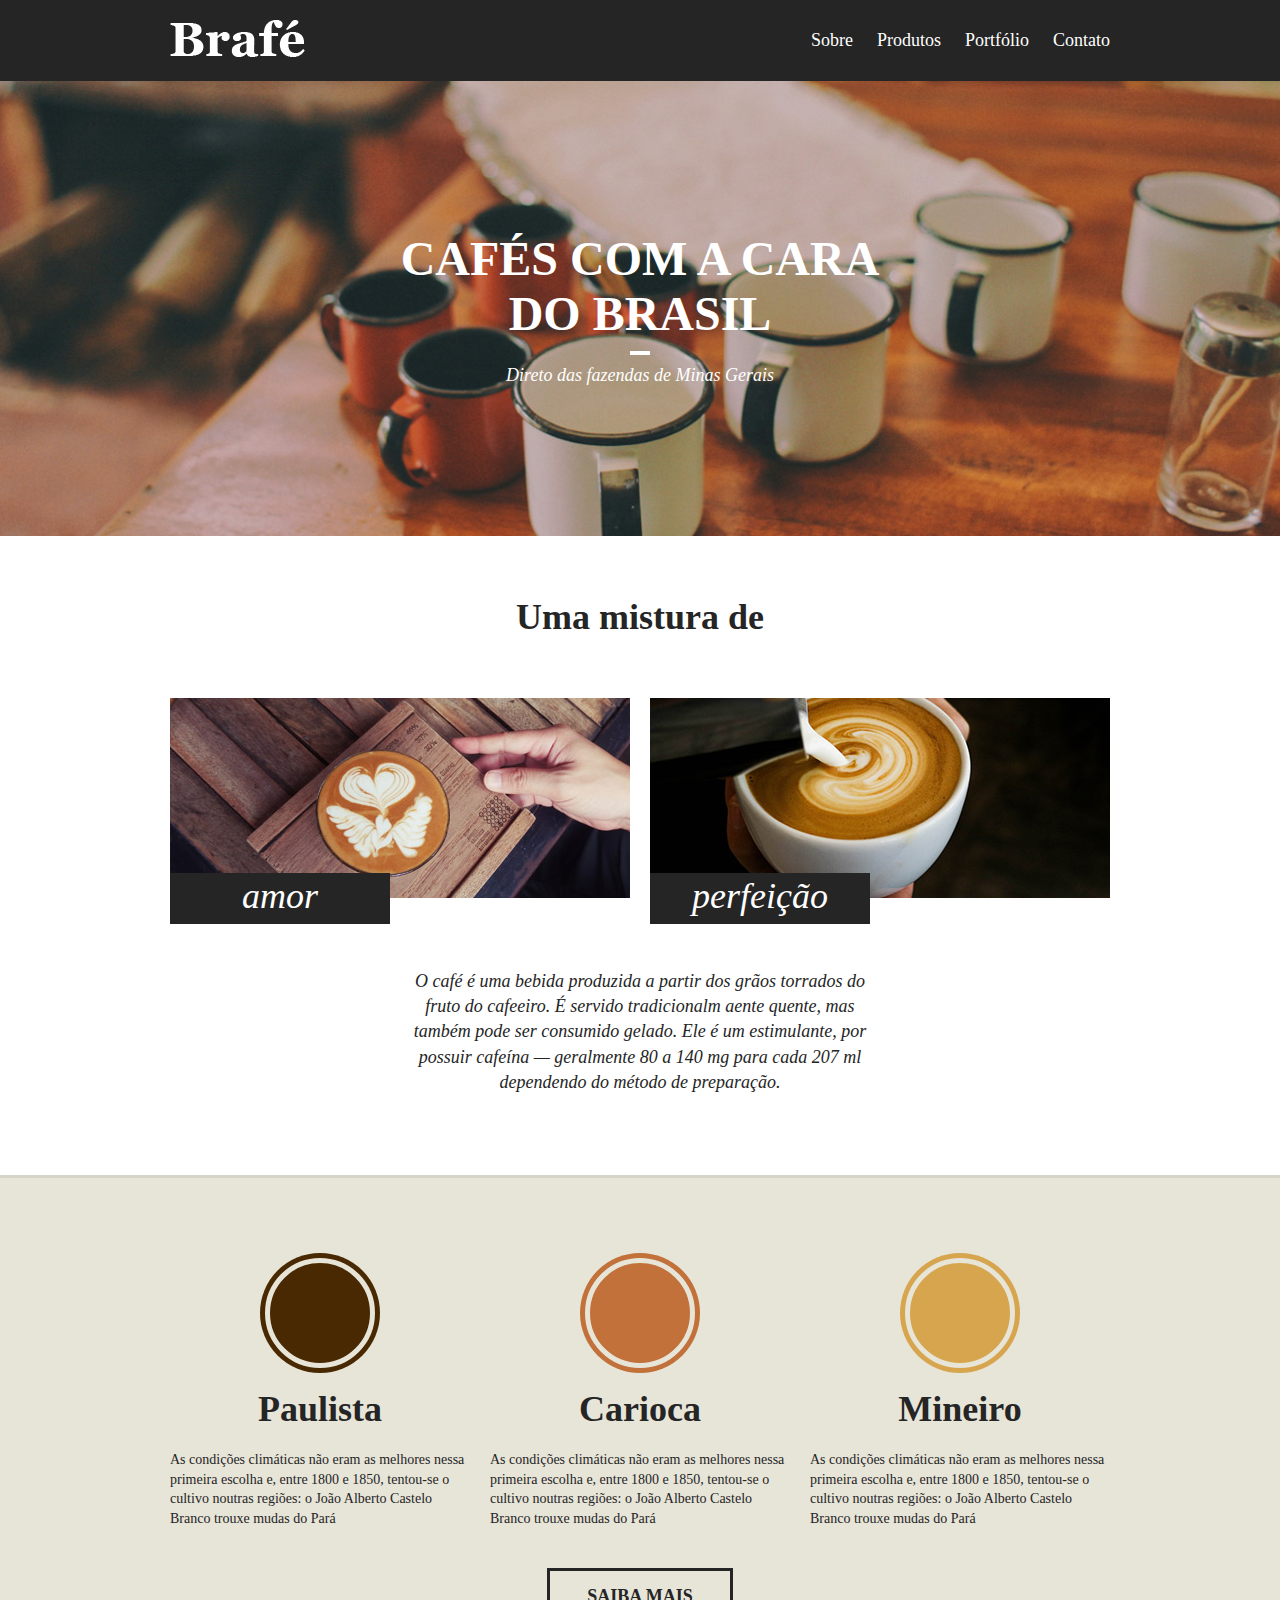
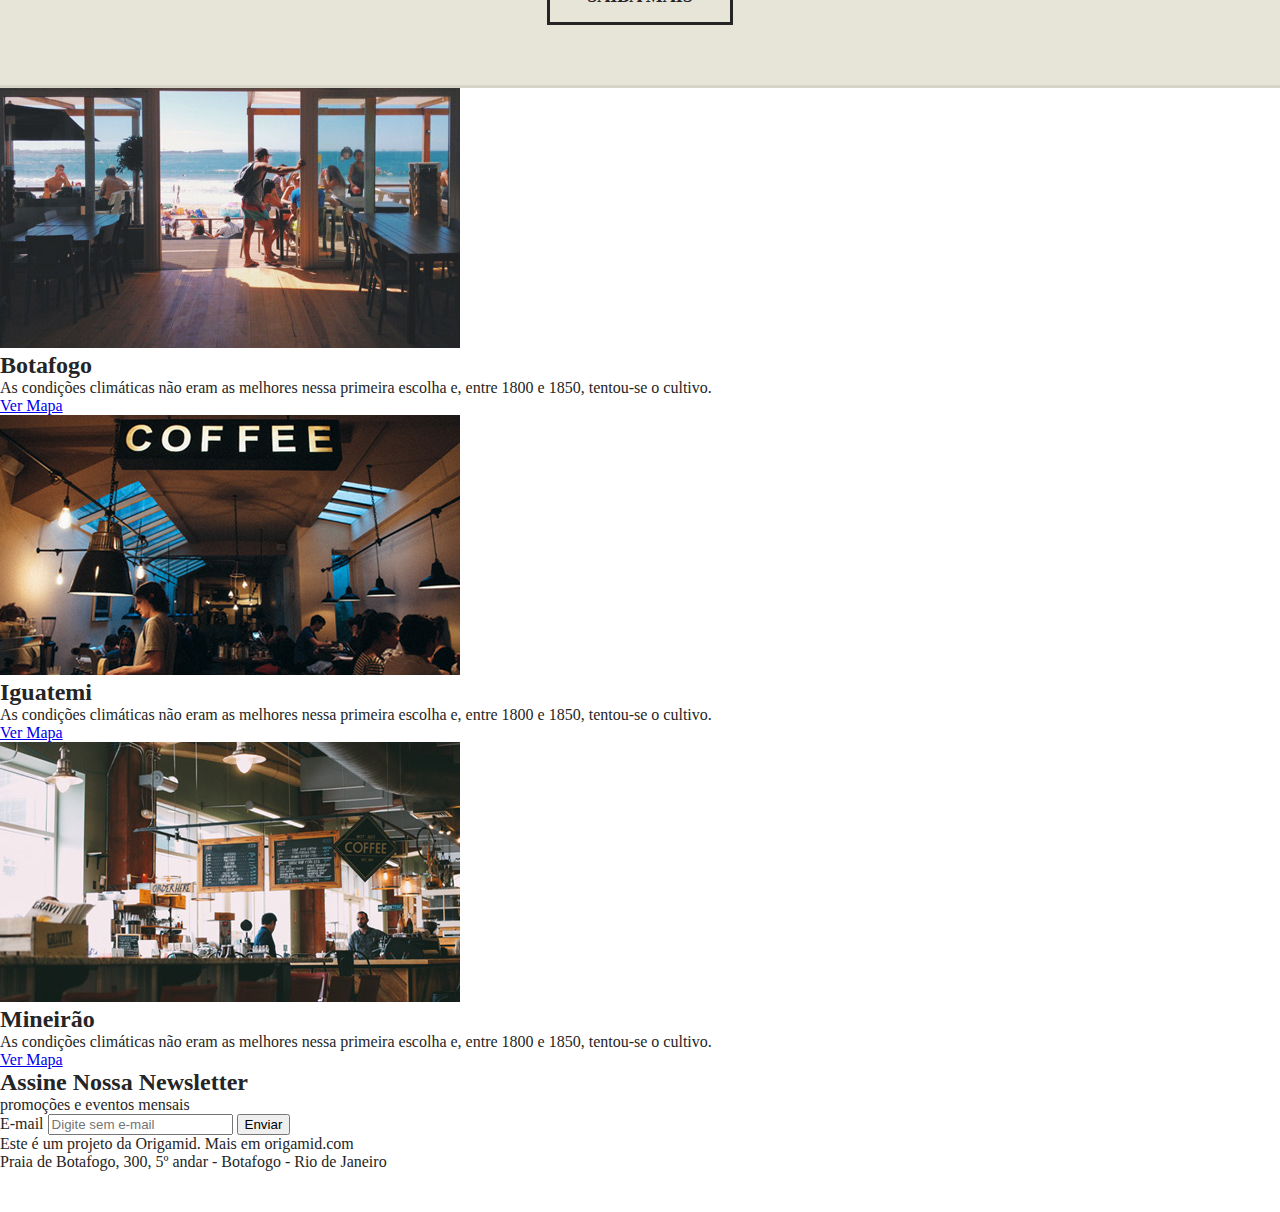
<file: puro/index.html>
<!DOCTYPE html>
<html lang="pt-br">

<head>
  <meta charset="UTF-8">
  <meta http-equiv="X-UA-Compatible" content="IE=edge">
  <meta name="viewport" content="width=device-width, initial-scale=1.0, shrink-to-fit=no">
  <link rel="stylesheet" href="css/style.css">
  <title>Brafé - Puro</title>
</head>

<body>
  <header class="menu">
    <div class="menu-container">
      <a class="menu-logo" href="#"><img src="img/brafe.png" alt="Brafé"></a>
      <nav class="menu-nav">
        <ul>
          <li><a href="#">Sobre</a></li>
          <li><a href="#">Produtos</a></li>
          <li><a href="#">Portfólio</a></li>
          <li><a href="#">Contato</a></li>
        </ul>
      </nav>
    </div>
  </header>

  <main class="intro">
    <h1>Cafés com a cara<br>do Brasil</h1>
    <p>Direto das fazendas de Minas Gerais</p>
  </main>

  <section class="sobre">
    <h2>Uma mistura de</h2>
    <div class="sobre-container">
      <div class="sobre-item">
        <img src="img/cafe-1.jpg">
        <h3>amor</h3>
      </div>
      <div class="sobre-item">
        <img src="img/cafe-2.jpg">
        <h3>perfeição</h3>
      </div>
    </div>
    <p>O café é uma bebida produzida a partir dos grãos torrados do fruto do cafeeiro. É servido tradicionalm aente
      quente, mas também pode ser consumido gelado. Ele é um estimulante, por possuir cafeína — geralmente 80 a 140 mg
      para cada 207 ml dependendo do método de preparação.</p>
  </section>

  <section class="produtos">
    <div class="produtos-container">
      <div class="produtos-item">
        <h2 class="produtos-paulista">Paulista</h2>
        <p>As condições climáticas não eram as melhores nessa primeira escolha e, entre 1800 e 1850, tentou-se o cultivo
          noutras regiões: o João Alberto Castelo Branco trouxe mudas do Pará</p>
      </div>
      <div class="produtos-item">
        <h2 class="produtos-carioca">Carioca</h2>
        <p>As condições climáticas não eram as melhores nessa primeira escolha e, entre 1800 e 1850, tentou-se o cultivo
          noutras regiões: o João Alberto Castelo Branco trouxe mudas do Pará</p>
      </div>
      <div class="produtos-item">
        <h2 class="produtos-mineiro" >Mineiro</h2>
        <p>As condições climáticas não eram as melhores nessa primeira escolha e, entre 1800 e 1850, tentou-se o cultivo
          noutras regiões: o João Alberto Castelo Branco trouxe mudas do Pará</p>
      </div>
    </div>
    <a class="produtos-btn" href="#">Saiba mais</a>
  </section>

  <section>
    <div>
      <img src="img/botafogo.jpg" alt="Brafé - Unidade Botafogo">
      <div>
        <h2>Botafogo</h2>
        <p>As condições climáticas não eram as melhores nessa primeira escolha e, entre 1800 e 1850, tentou-se o
          cultivo.</p>
        <a href="#">Ver Mapa</a>
      </div>
    </div>

    <div>
      <img src="img/iguatemi.jpg" alt="Brafé - Unidade Iguatemi">
      <div>
        <h2>Iguatemi</h2>
        <p>As condições climáticas não eram as melhores nessa primeira escolha e, entre 1800 e 1850, tentou-se o
          cultivo.</p>
        <a href="#">Ver Mapa</a>
      </div>
    </div>

    <div>
      <img src="img/mineirao.jpg" alt="Brafé - Unidade Mineirão">
      <div>
        <h2>Mineirão</h2>
        <p>As condições climáticas não eram as melhores nessa primeira escolha e, entre 1800 e 1850, tentou-se o
          cultivo.</p>
        <a href="#">Ver Mapa</a>
      </div>
    </div>
  </section>

  <section>
    <div>
      <div>
        <h2>Assine Nossa Newsletter</h2>
        <p>promoções e eventos mensais</p>
      </div>
      <form>
        <label>E-mail</label>
        <input type="text" placeholder="Digite sem e-mail">
        <button type="submit">Enviar</button>
      </form>
    </div>
  </section>

  <footer>
    <div>
      <p>Este é um projeto da Origamid. Mais em origamid.com<br>Praia de Botafogo, 300, 5º andar - Botafogo - Rio de
        Janeiro</p>
      <img src="img/brafe.png" alt="Brafé">
    </div>
  </footer>

</body>

</html>
</file>
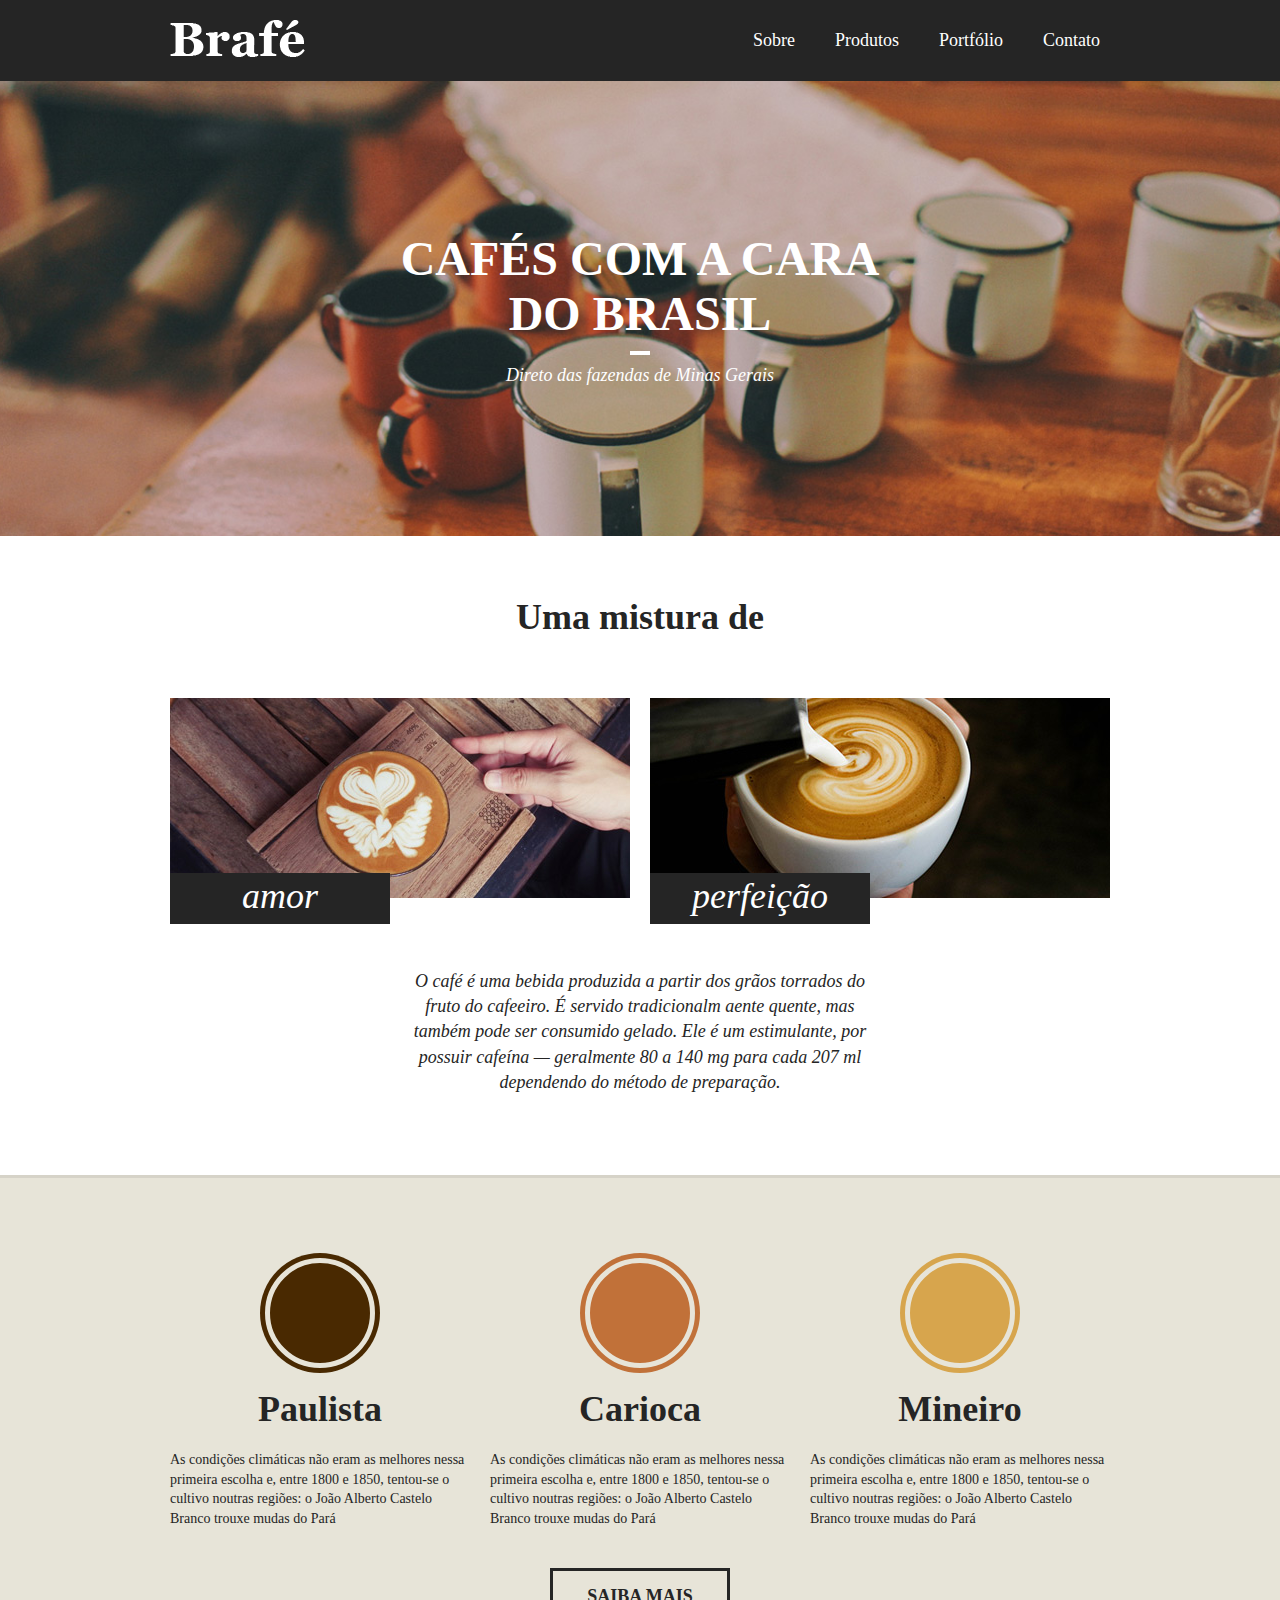
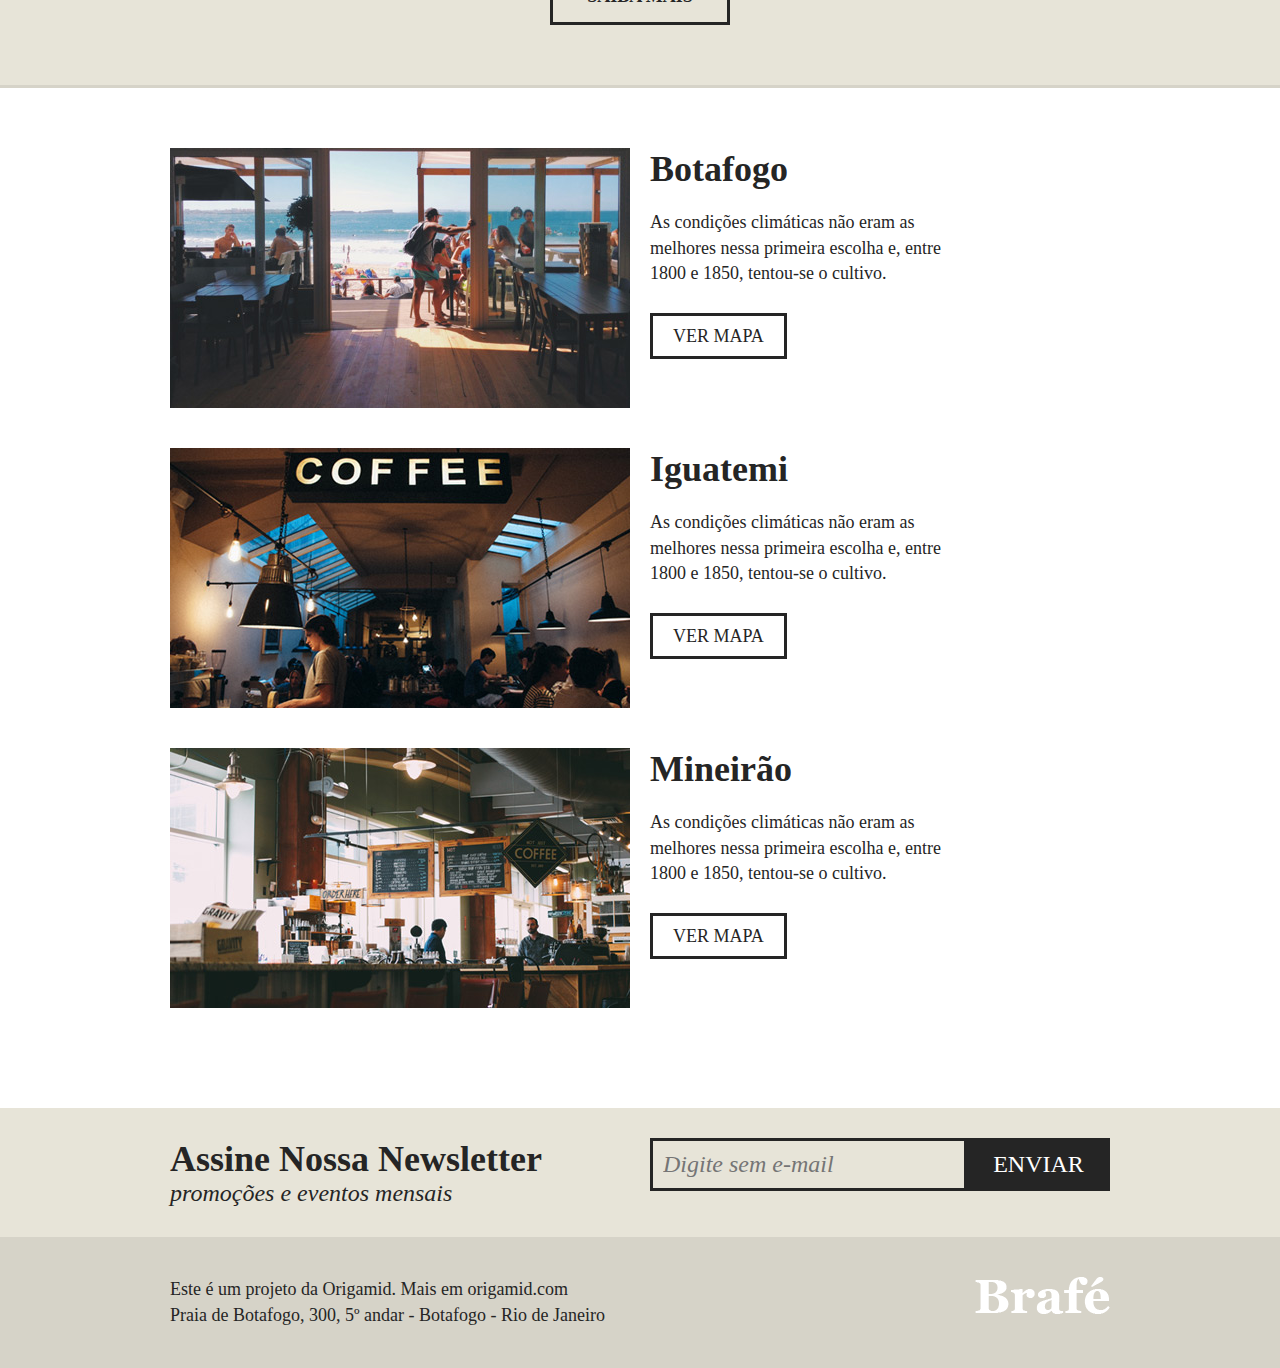
<file: brafe-1/flex/index.html>
<!DOCTYPE html>
<html lang="pt-br">

<head>
  <meta charset="UTF-8">
  <meta http-equiv="X-UA-Compatible" content="IE=edge">
  <meta name="viewport" content="width=device-width, initial-scale=1.0, shrink-to-fit=no">
  <link rel="stylesheet" href="css/style.css">
  <title>Brafé - Puro</title>
</head>

<body>
  <header class="menu">
    <div class="container">
      <a class="menu-logo" href="#"><img src="img/brafe.png" alt="Brafé"></a>
      <nav class="menu-nav">
        <ul>
          <li><a href="#">Sobre</a></li>
          <li><a href="#">Produtos</a></li>
          <li><a href="#">Portfólio</a></li>
          <li><a href="#">Contato</a></li>
        </ul>
      </nav>
    </div>
  </header>

  <main class="intro">
    <h1>Cafés com a cara<br>do Brasil</h1>
    <p>Direto das fazendas de Minas Gerais</p>
  </main>

  <section class="sobre">
    <h2>Uma mistura de</h2>
    <div class="container">
      <div class="sobre-item">
        <img src="img/cafe-1.jpg">
        <h3>amor</h3>
      </div>
      <div class="sobre-item">
        <img src="img/cafe-2.jpg">
        <h3>perfeição</h3>
      </div>
    </div>
    <p>O café é uma bebida produzida a partir dos grãos torrados do fruto do cafeeiro. É servido tradicionalm aente
      quente, mas também pode ser consumido gelado. Ele é um estimulante, por possuir cafeína — geralmente 80 a 140 mg
      para cada 207 ml dependendo do método de preparação.</p>
  </section>

  <section class="produtos">
    <div class="container">
      <div class="produtos-item">
        <h2 class="produtos-paulista">Paulista</h2>
        <p>As condições climáticas não eram as melhores nessa primeira escolha e, entre 1800 e 1850, tentou-se o cultivo
          noutras regiões: o João Alberto Castelo Branco trouxe mudas do Pará</p>
      </div>
      <div class="produtos-item">
        <h2 class="produtos-carioca">Carioca</h2>
        <p>As condições climáticas não eram as melhores nessa primeira escolha e, entre 1800 e 1850, tentou-se o cultivo
          noutras regiões: o João Alberto Castelo Branco trouxe mudas do Pará</p>
      </div>
      <div class="produtos-item">
        <h2 class="produtos-mineiro" >Mineiro</h2>
        <p>As condições climáticas não eram as melhores nessa primeira escolha e, entre 1800 e 1850, tentou-se o cultivo
          noutras regiões: o João Alberto Castelo Branco trouxe mudas do Pará</p>
      </div>
    </div>
    <a class="produtos-btn" href="#">Saiba mais</a>
  </section>

  <section class="locais">
    <div class="locais-item container">
      <div class="locais-img">
        <img src="img/botafogo.jpg" alt="Brafé - Unidade Botafogo">
      </div>
      <div class="locais-info">
        <h2>Botafogo</h2>
        <p>As condições climáticas não eram as melhores nessa primeira escolha e, entre 1800 e 1850, tentou-se o
          cultivo.</p>
        <a href="#">Ver Mapa</a>
      </div>
    </div>

    <div class="locais-item container">
      <div class="locais-img">
        <img src="img/iguatemi.jpg" alt="Brafé - Unidade Iguatemi"> 
      </div>
      <div class="locais-info">
        <h2>Iguatemi</h2>
        <p>As condições climáticas não eram as melhores nessa primeira escolha e, entre 1800 e 1850, tentou-se o
          cultivo.</p>
        <a href="#">Ver Mapa</a>
      </div>
    </div>

    <div class="locais-item container">
      <div class="locais-img">
        <img src="img/mineirao.jpg" alt="Brafé - Unidade Mineirão">
      </div>
      <div class="locais-info">
        <h2>Mineirão</h2>
        <p>As condições climáticas não eram as melhores nessa primeira escolha e, entre 1800 e 1850, tentou-se o
          cultivo.</p>
        <a href="#">Ver Mapa</a>
      </div>
    </div>
  </section>

  <section class="assine">
    <div class="container">
      <div class="assine-info">
        <h2>Assine Nossa Newsletter</h2>
        <p>promoções e eventos mensais</p>
      </div>
      <form>
        <label>E-mail</label>
        <input type="text" placeholder="Digite sem e-mail">
        <button type="submit">Enviar</button>
      </form>
    </div>
  </section>

  <footer class="footer">
    <div class="container">
      <p>Este é um projeto da Origamid. Mais em origamid.com<br>Praia de Botafogo, 300, 5º andar - Botafogo - Rio de
        Janeiro</p>
        <div class="footer-img">
          <img src="img/brafe.png" alt="Brafé">
        </div>
      
    </div>
  </footer>

</body>

</html>
</file>
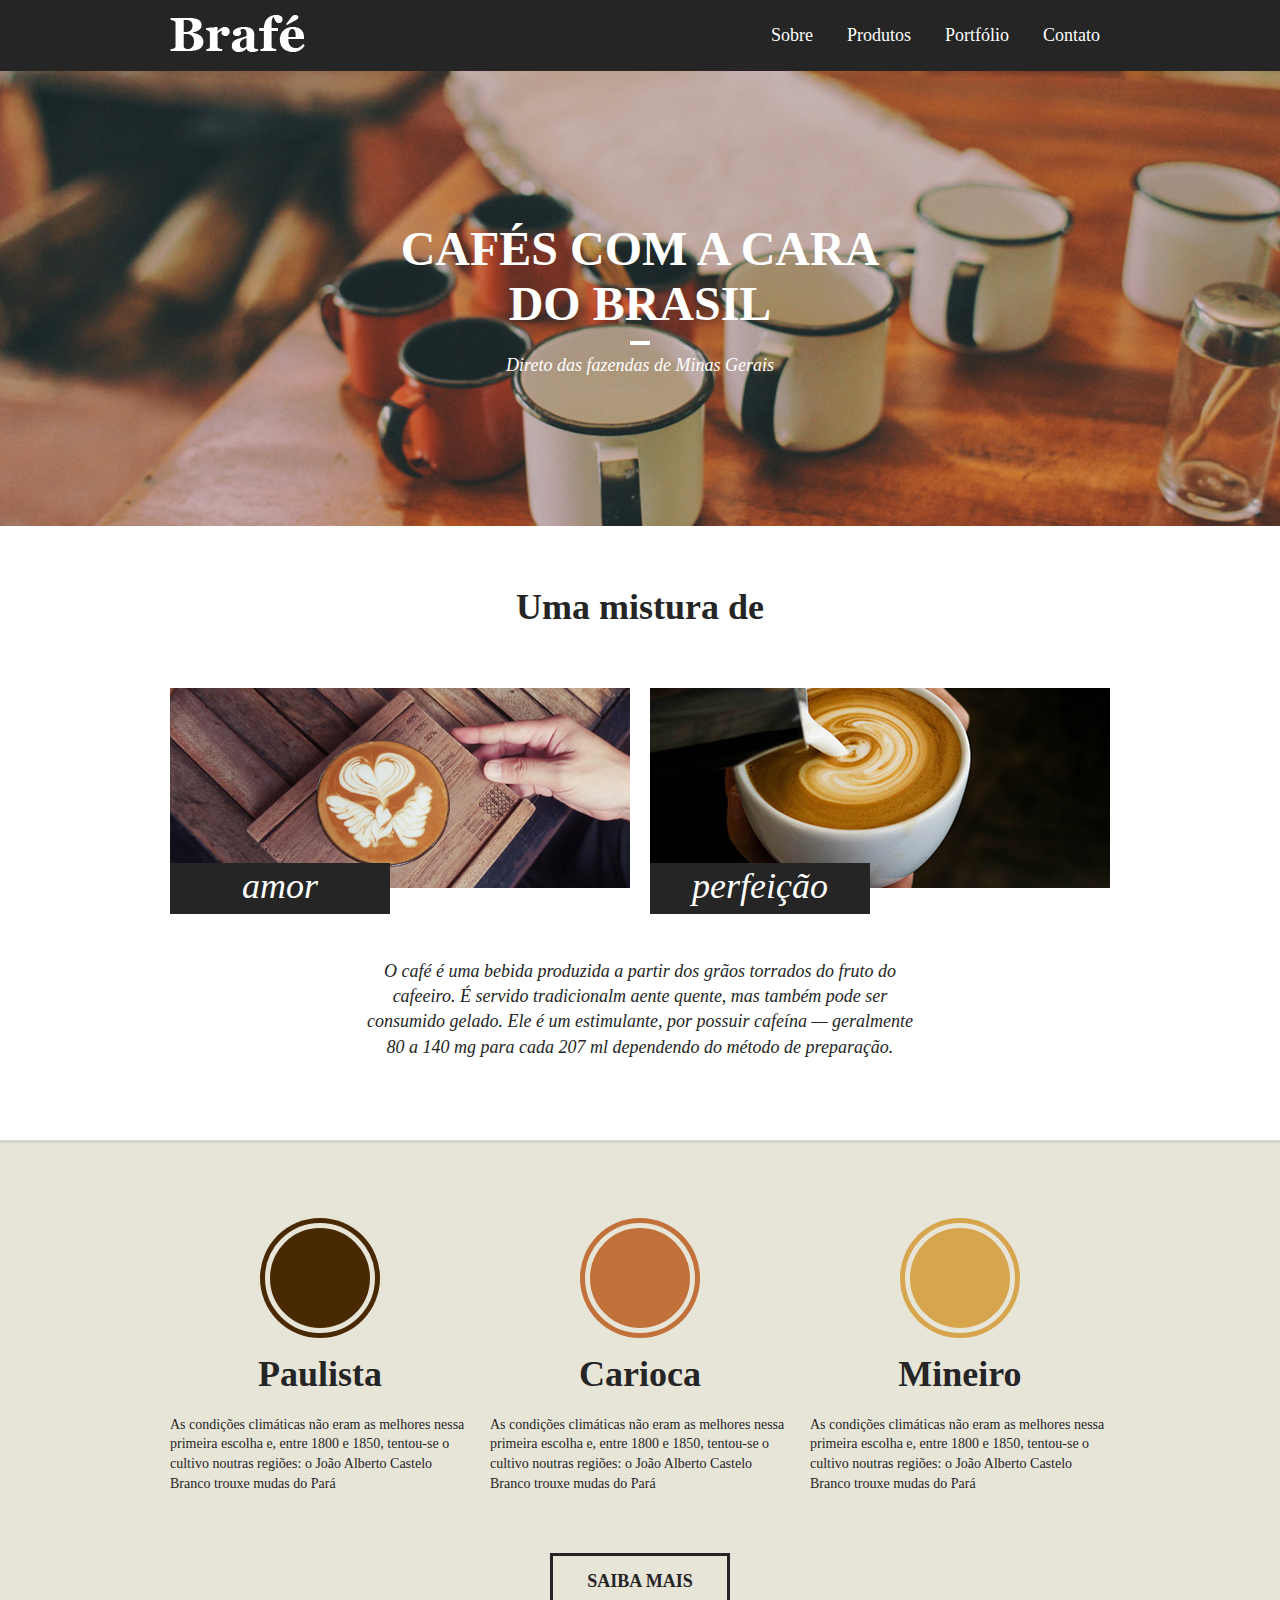
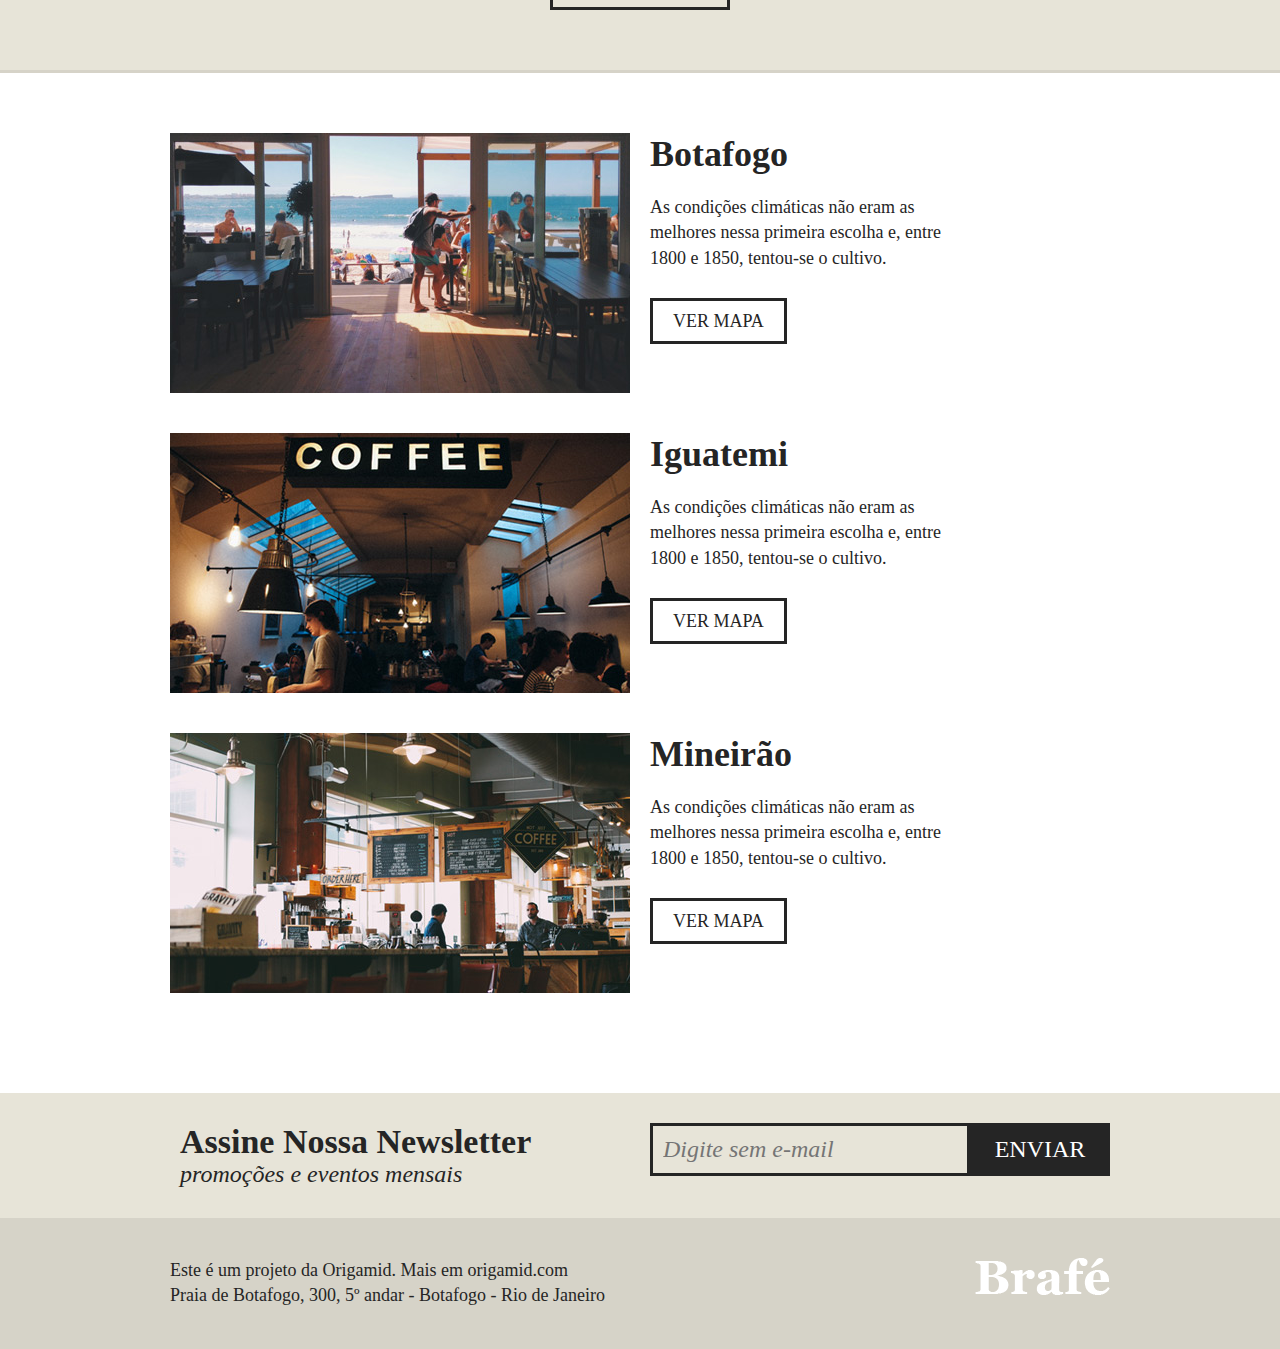
<file: brafe-1/grid/index.html>
<!DOCTYPE html>
<html lang="pt-br">

<head>
  <meta charset="UTF-8">
  <meta http-equiv="X-UA-Compatible" content="IE=edge">
  <meta name="viewport" content="width=device-width, initial-scale=1.0, shrink-to-fit=no">
  <link rel="stylesheet" href="css/style.css">
  <link rel="stylesheet" href="css/grid.css">
  <title>Brafé - Grid</title>
</head>

<body>
  <header class="menu">
    <div class="container">
      <a class="menu-logo grid-4" href="#"><img src="img/brafe.png" alt="Brafé"></a>
      <nav class="menu-nav grid-8">
        <ul>
          <li><a href="#">Sobre</a></li>
          <li><a href="#">Produtos</a></li>
          <li><a href="#">Portfólio</a></li>
          <li><a href="#">Contato</a></li>
        </ul>
      </nav>
    </div>
  </header>

  <main class="intro">
    <h1>Cafés com a cara<br>do Brasil</h1>
    <p>Direto das fazendas de Minas Gerais</p>
  </main>

  <section class="sobre">
    <h2>Uma mistura de</h2>
    <div class="container">
      <div class="sobre-item grid-6">
        <img src="img/cafe-1.jpg">
        <h3>amor</h3>
      </div>
      <div class="sobre-item grid-6">
        <img src="img/cafe-2.jpg">
        <h3>perfeição</h3>
      </div>
    </div>
    <p>O café é uma bebida produzida a partir dos grãos torrados do fruto do cafeeiro. É servido tradicionalm aente
      quente, mas também pode ser consumido gelado. Ele é um estimulante, por possuir cafeína — geralmente 80 a 140 mg
      para cada 207 ml dependendo do método de preparação.</p>
  </section>

  <section class="produtos">
    <div class="container">
      <div class="produtos-item grid-4">
        <h2 class="produtos-paulista">Paulista</h2>
        <p>As condições climáticas não eram as melhores nessa primeira escolha e, entre 1800 e 1850, tentou-se o cultivo
          noutras regiões: o João Alberto Castelo Branco trouxe mudas do Pará</p>
      </div>
      <div class="produtos-item grid-4">
        <h2 class="produtos-carioca">Carioca</h2>
        <p>As condições climáticas não eram as melhores nessa primeira escolha e, entre 1800 e 1850, tentou-se o cultivo
          noutras regiões: o João Alberto Castelo Branco trouxe mudas do Pará</p>
      </div>
      <div class="produtos-item grid-4">
        <h2 class="produtos-mineiro" >Mineiro</h2>
        <p>As condições climáticas não eram as melhores nessa primeira escolha e, entre 1800 e 1850, tentou-se o cultivo
          noutras regiões: o João Alberto Castelo Branco trouxe mudas do Pará</p>
      </div>
    </div>
    <a class="produtos-btn" href="#">Saiba mais</a>
  </section>

  <section class="locais">
    <div class="locais-item container">
      <div class="grid-6">
        <img src="img/botafogo.jpg" alt="Brafé - Unidade Botafogo">
      </div>
      
      <div class="grid-6">
        <h2>Botafogo</h2>
        <p>As condições climáticas não eram as melhores nessa primeira escolha e, entre 1800 e 1850, tentou-se o
          cultivo.</p>
        <a href="#">Ver Mapa</a>
      </div>
    </div>

    <div class="locais-item container">
      <div class="grid-6">
        <img src="img/iguatemi.jpg" alt="Brafé - Unidade Iguatemi">
      </div>
      
      <div class="grid-6">
        <h2>Iguatemi</h2>
        <p>As condições climáticas não eram as melhores nessa primeira escolha e, entre 1800 e 1850, tentou-se o
          cultivo.</p>
        <a href="#">Ver Mapa</a>
      </div>
    </div>

    <div class="locais-item container">
      <div class="grid-6">
        <img src="img/mineirao.jpg" alt="Brafé - Unidade Mineirão">
      </div>
      
      <div class="grid-6">
        <h2>Mineirão</h2>
        <p>As condições climáticas não eram as melhores nessa primeira escolha e, entre 1800 e 1850, tentou-se o
          cultivo.</p>
        <a href="#">Ver Mapa</a>
      </div>
    </div>
  </section>

  <section class="assine">
    <div class="container">
      <div class="assine-info grid-6">
        <h2>Assine Nossa Newsletter</h2>
        <p>promoções e eventos mensais</p>
      </div>
      <form class="grid-6">
        <label>E-mail</label>
        <input type="text" placeholder="Digite sem e-mail">
        <button type="submit">Enviar</button>
      </form>
    </div>
  </section>

  <footer class="footer">
    <div class="container">
      <p class="grid-8">Este é um projeto da Origamid. Mais em origamid.com<br>Praia de Botafogo, 300, 5º andar - Botafogo - Rio de
        Janeiro</p>
        <div class="grid-4">
          <img src="img/brafe.png" alt="Brafé">
        </div>
      
    </div>
  </footer>

</body>

</html>
</file>
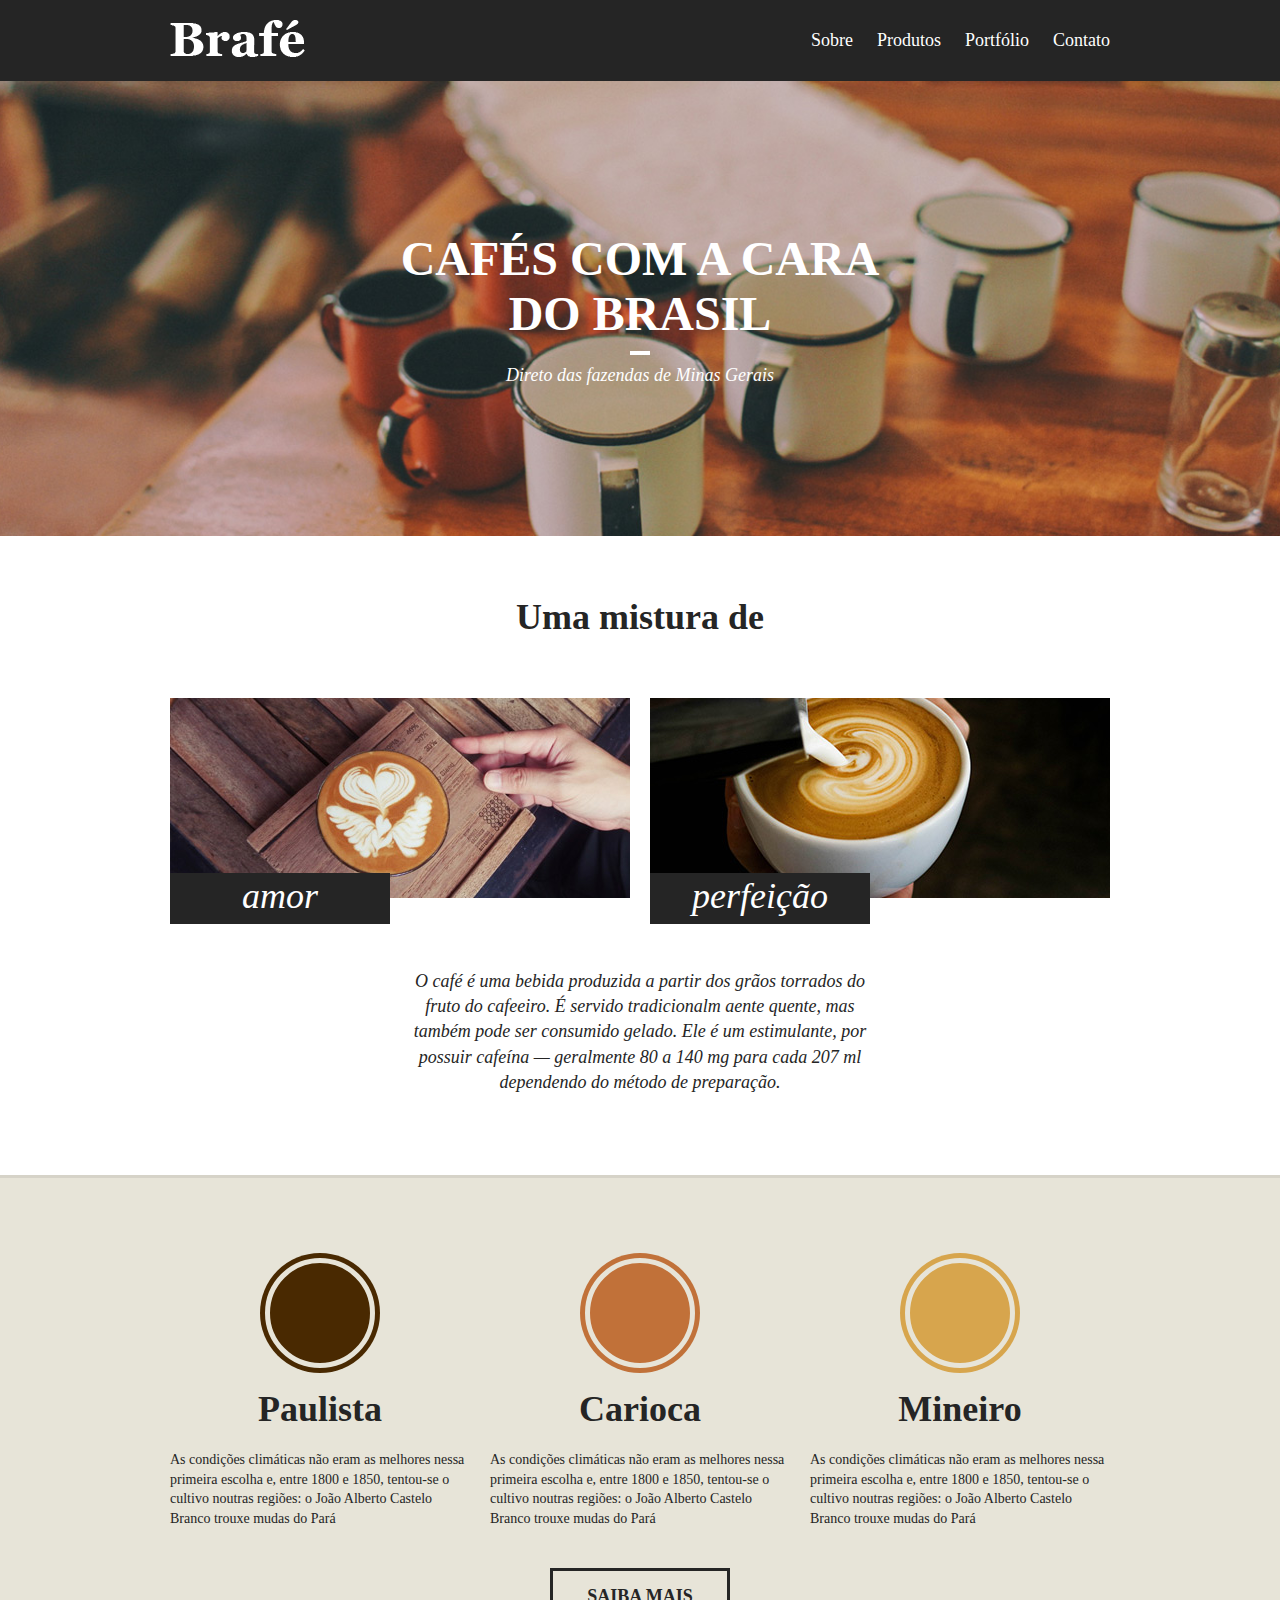
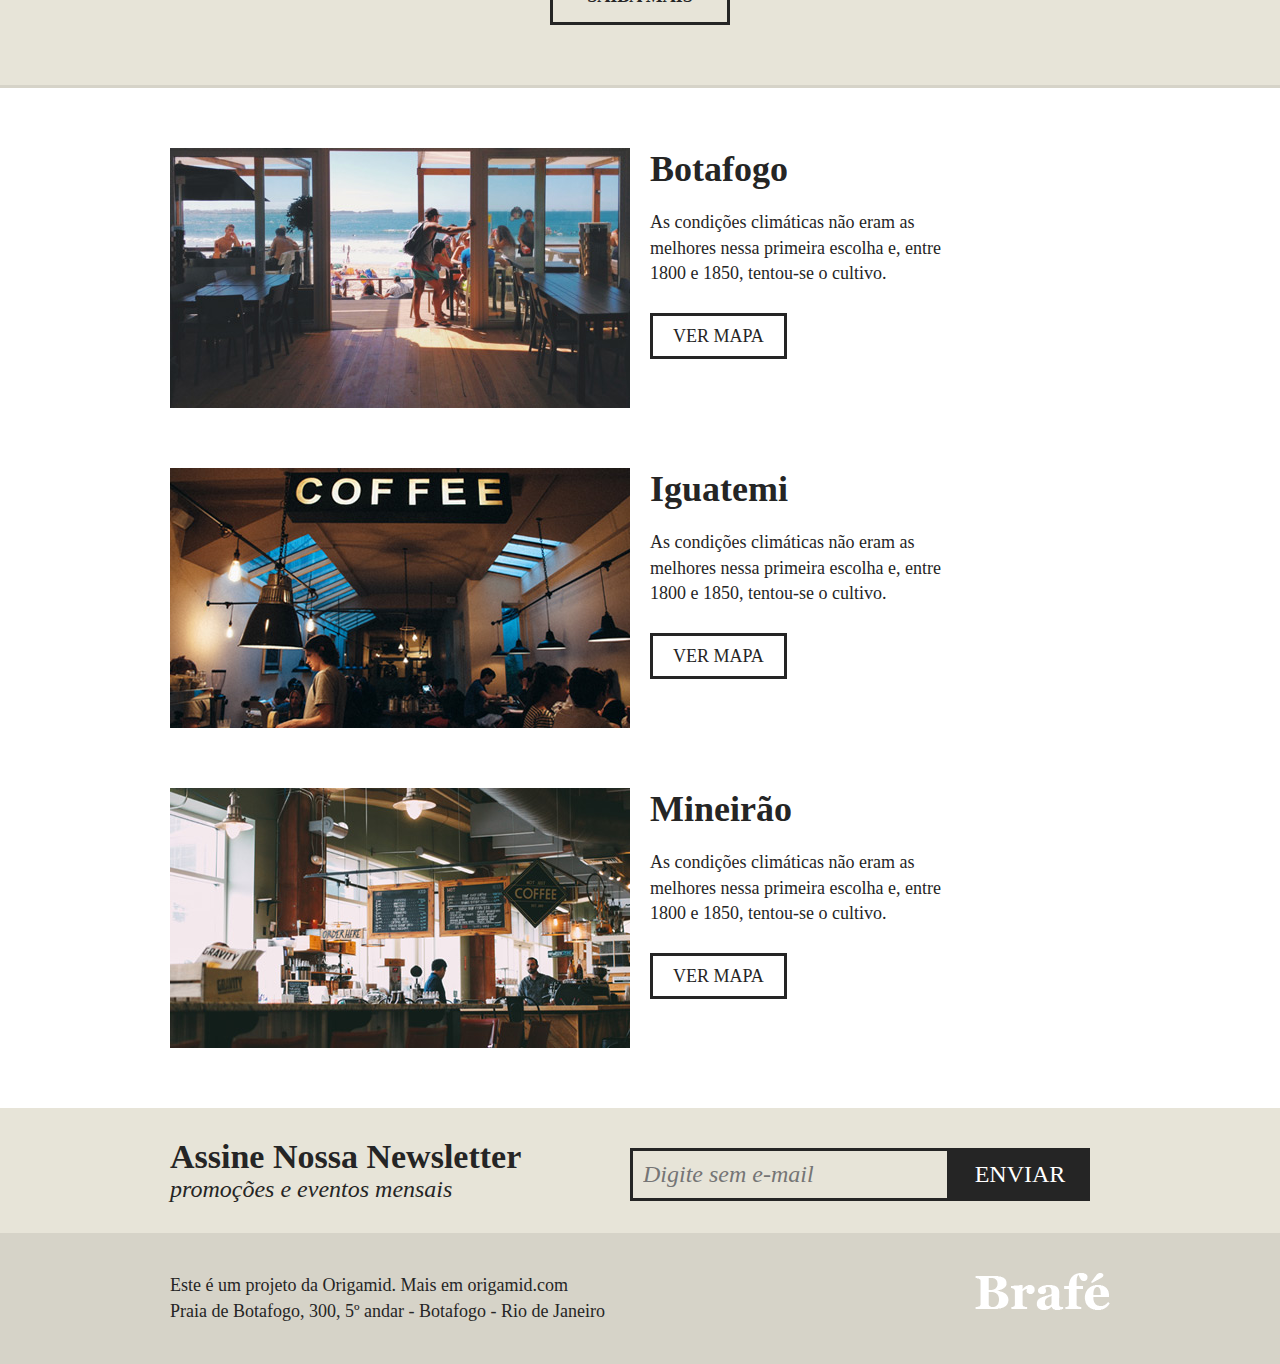
<file: brafe-1/puro/index.html>
<!DOCTYPE html>
<html lang="pt-br">

<head>
  <meta charset="UTF-8">
  <meta http-equiv="X-UA-Compatible" content="IE=edge">
  <meta name="viewport" content="width=device-width, initial-scale=1.0, shrink-to-fit=no">
  <link rel="stylesheet" href="css/style.css">
  <title>Brafé - Puro</title>
</head>

<body>
  <header class="menu">
    <div class="menu-container">
      <a class="menu-logo" href="#"><img src="img/brafe.png" alt="Brafé"></a>
      <nav class="menu-nav">
        <ul>
          <li><a href="#">Sobre</a></li>
          <li><a href="#">Produtos</a></li>
          <li><a href="#">Portfólio</a></li>
          <li><a href="#">Contato</a></li>
        </ul>
      </nav>
    </div>
  </header>

  <main class="intro">
    <h1>Cafés com a cara<br>do Brasil</h1>
    <p>Direto das fazendas de Minas Gerais</p>
  </main>

  <section class="sobre">
    <h2>Uma mistura de</h2>
    <div class="sobre-container">
      <div class="sobre-item">
        <img src="img/cafe-1.jpg">
        <h3>amor</h3>
      </div>
      <div class="sobre-item">
        <img src="img/cafe-2.jpg">
        <h3>perfeição</h3>
      </div>
    </div>
    <p>O café é uma bebida produzida a partir dos grãos torrados do fruto do cafeeiro. É servido tradicionalm aente
      quente, mas também pode ser consumido gelado. Ele é um estimulante, por possuir cafeína — geralmente 80 a 140 mg
      para cada 207 ml dependendo do método de preparação.</p>
  </section>

  <section class="produtos">
    <div class="produtos-container">
      <div class="produtos-item">
        <h2 class="produtos-paulista">Paulista</h2>
        <p>As condições climáticas não eram as melhores nessa primeira escolha e, entre 1800 e 1850, tentou-se o cultivo
          noutras regiões: o João Alberto Castelo Branco trouxe mudas do Pará</p>
      </div>
      <div class="produtos-item">
        <h2 class="produtos-carioca">Carioca</h2>
        <p>As condições climáticas não eram as melhores nessa primeira escolha e, entre 1800 e 1850, tentou-se o cultivo
          noutras regiões: o João Alberto Castelo Branco trouxe mudas do Pará</p>
      </div>
      <div class="produtos-item">
        <h2 class="produtos-mineiro" >Mineiro</h2>
        <p>As condições climáticas não eram as melhores nessa primeira escolha e, entre 1800 e 1850, tentou-se o cultivo
          noutras regiões: o João Alberto Castelo Branco trouxe mudas do Pará</p>
      </div>
    </div>
    <a class="produtos-btn" href="#">Saiba mais</a>
  </section>

  <section class="locais">
    <div class="locais-item">
      <img src="img/botafogo.jpg" alt="Brafé - Unidade Botafogo">
      <div>
        <h2>Botafogo</h2>
        <p>As condições climáticas não eram as melhores nessa primeira escolha e, entre 1800 e 1850, tentou-se o
          cultivo.</p>
        <a href="#">Ver Mapa</a>
      </div>
    </div>

    <div class="locais-item">
      <img src="img/iguatemi.jpg" alt="Brafé - Unidade Iguatemi">
      <div>
        <h2>Iguatemi</h2>
        <p>As condições climáticas não eram as melhores nessa primeira escolha e, entre 1800 e 1850, tentou-se o
          cultivo.</p>
        <a href="#">Ver Mapa</a>
      </div>
    </div>

    <div class="locais-item">
      <img src="img/mineirao.jpg" alt="Brafé - Unidade Mineirão">
      <div>
        <h2>Mineirão</h2>
        <p>As condições climáticas não eram as melhores nessa primeira escolha e, entre 1800 e 1850, tentou-se o
          cultivo.</p>
        <a href="#">Ver Mapa</a>
      </div>
    </div>
  </section>

  <section class="assine">
    <div class="assine-container">
      <div class="assine-info">
        <h2>Assine Nossa Newsletter</h2>
        <p>promoções e eventos mensais</p>
      </div>
      <form>
        <label>E-mail</label>
        <input type="text" placeholder="Digite sem e-mail">
        <button type="submit">Enviar</button>
      </form>
    </div>
  </section>

  <footer class="footer">
    <div class="footer-container">
      <p>Este é um projeto da Origamid. Mais em origamid.com<br>Praia de Botafogo, 300, 5º andar - Botafogo - Rio de
        Janeiro</p>
      <img src="img/brafe.png" alt="Brafé">
    </div>
  </footer>

</body>

</html>
</file>
<file: brafe-1/grid/css/grid.css>
.container {
  max-width: 960px;
  margin: 0 auto;
}

.container::after, .container::before {
  content: '';
  display: table;
  clear: both;
}

.grid-1, .grid-2, .grid-3, .grid-4, .grid-5, .grid-6, .grid-7, .grid-8, .grid-9, .grid-10, .grid-11, .grid-12 {
  margin-left: 10px;
  margin-right: 10px;
  float: left;
  display: block;
  min-height: 1px;
}

.grid-1 {
  width: calc(8.333% - 20px);
}
.grid-2 {
  width: calc(16.666% - 20px);
}
.grid-3 {
  width: calc(25% - 20px);
}
.grid-4 {
  width: calc(33.333% - 20px);
}
.grid-5 {
  width: calc(41.666% - 20px);
}
.grid-6 {
  width: calc(50% - 20px);
}
.grid-7 {
  width: calc(58.333% - 20px);
}
.grid-8 {
  width: calc(66.666% - 20px);
}
.grid-9 {
  width: calc(75% - 20px);
}
.grid-10 {
  width: calc(83.333% - 20px);
}
.grid-11 {
  width: calc(91.666% - 20px);
}
.grid-12 {
  width: calc(100% - 20px);
}

@media (max-width: 739px) {
  .container {
    max-width: 300px;
  }
 
  .grid-1, .grid-2, .grid-3, .grid-4, .grid-5, .grid-6, .grid-7, .grid-8, .grid-9, .grid-10, .grid-11, .grid-12 {
    width: 100%;
    margin-left: 0px;
    margin-right: 0px;
    float: none;
  }

}
</file>
<file: puro/css/style.css>
/* Reset */
body, h1, h2, h3, p, ul {
  padding: 0;
  margin: 0;
}

body {
  font-family: Georgia, serif;
  color: #252525;
}

/* Menu */
.menu {
  background: #252525;
  padding: 20px 0;
}
.menu-container{
  max-width: 960px;
  margin: 0 auto;
}
.menu-container::after, .menu-container::before {
  content: '';
  display: table;
  clear: both;
}

a.menu-logo {
  display: block;
  float: left;
  margin-left: 10px;
}

.menu-nav {
  float: right;
}
.menu-nav li {
  display: inline-block;
}
.menu-nav a {
  display: block;
  padding: 10px;
  text-decoration: none;
  color: #fff;
  font-size: 1.125em;
}

/* Intro */
.intro {
  background: url('../img/bg-intro.jpg') no-repeat center center;
  background-size: cover;
  padding: 150px 0;
  text-align: center;
  color: #fff;
}
.intro h1 {
  text-transform: uppercase;
  font-size: 3em;
}
.intro h1::after {
  content: '';
  display: block;
  width: 20px;
  height: 4px;
  background: #fff;
  margin: 10px auto;
}
.intro p {
  font-style: italic;
  font-size: 1.125em;
}

/* Sobre */
.sobre {
  padding: 60px 0;
}
.sobre-container {
  max-width: 960px;
  margin: 0 auto;
}
.sobre-container::after, .sobre-container::before {
  content: '';
  display: table;
  clear: both;
}

.sobre h2 {
  text-align: center;
  font-size: 2.25em;
  margin-bottom: 60px;
}

.sobre-item {
  width: 460px;
  float: left;
  margin: 0 10px;
}

.sobre-item img {
  display: block;
  max-width: 100%;
}

.sobre-item h3 {
  font-size: 2.25em;
  line-height: 1em;
  background: #252525;
  color: #fff;
  width: 220px;
  font-style: italic;
  font-weight: normal;
  text-align: center;
  padding: 5px 0 10px 0;
  top: -25px;
  position: relative;
}
.sobre > p {
  font-size: 1.125em;
  line-height: 1.4em;
  font-style: italic;
  text-align: center;
  margin: 20px auto;
  max-width: 460px;
}

/* Produtos */
.produtos {
  background: #e7e4d8;
  padding: 60px 0;
  border-top: #d6d3c8 solid 3px;
  border-bottom: #d6d3c8 solid 3px;
}
.produtos-container {
  max-width: 960px;
  margin: 0 auto;
}
.produtos-container::after, .produtos-container::before {
  content: '';
  display: table;
  clear: both;
}

.produtos-item {
  width: 300px;
  float: left;
  margin: 0 10px 20px 10px;
}
.produtos-item h2 {
  text-align: center;
  font-size: 2.25em;
  margin-bottom: 20px;
}
.produtos-item h2::before {
  content: '';
  display: block;
  width: 100px;
  height: 100px;
  background: currentColor;
  border-radius: 50%;
  margin: 20px auto;
  border: 5px solid #e7e4d8;
  box-shadow: 0 0 0 5px currentColor;  
}
h2.produtos-paulista::before {
  color: #492901;
}
h2.produtos-carioca::before {
  color: #c17139;
}
h2.produtos-mineiro::before {
  color: #d7a54d;
}

.produtos-item p {
  font-size: 0.875em;
  line-height: 1.4em;
}

.produtos-btn {
  width: 180px;
  border: 3px solid;
  color: #252525;
  text-decoration: none;
  display: block;
  font-size: 1.125em;
  font-weight: bold;
  text-transform: uppercase;
  text-align: center;
  padding: 15px 0;
  margin: 20px auto 0 auto;  
}
.produtos-btn:hover {
  background: #d6d3c8;
}
</file>
<file: brafe-1/flex/css/style.css>
/* Reset */
* {
  box-sizing: border-box;
}

body, h1, h2, h3, p, ul {
  padding: 0;
  margin: 0;
}

body {
  font-family: Georgia, serif;
  color: #252525;
}

.container {
  display: flex;
  max-width: 960px;
  margin: 0 auto;
}

@media (max-width:739px) {
  .container {
    max-width: 300px;
    flex-direction: column;
  }
}
/* Menu */
.menu {
  background: #252525;
  padding: 20px 0;
}

.menu-nav a {
  text-decoration: none;
  color: #fff;
  font-size: 1.125em;
}

.menu-logo {
  margin: 0 10px;
}

.menu-nav {
  flex: 1;
  
  align-self: center;
}
.menu-nav ul {
  float: right;
  display: flex;
  list-style: none;
}
.menu-nav ul li a {
  padding: 20px;
}

@media (max-width:739px) {
  .menu-nav, .menu-logo {
    margin: 0px;
  }
  .menu-logo {
    margin: 0 auto 20px auto;
  }  
}

/* Intro */
.intro {
  background: url('../img/bg-intro.jpg') no-repeat center center;
  background-size: cover;
  padding: 150px 0;
  text-align: center;
  color: #fff;
}
.intro h1 {
  text-transform: uppercase;
  font-size: 3em;
}
.intro h1::after {
  content: '';
  display: block;
  width: 20px;
  height: 4px;
  background: #fff;
  margin: 10px auto;
}
.intro p {
  font-style: italic;
  font-size: 1.125em;
}

@media (max-width:739px) {
  .intro {
    padding: 60px 0;
  }
}

/* Sobre */
.sobre {
  padding: 60px 0;
}

.sobre h2 {
  text-align: center;
  font-size: 2.25em;
  margin-bottom: 60px;
}

.sobre-item {
  flex: 1;
  float: left;
  margin: 0 10px;
}

.sobre-item img {
  display: block;
  max-width: 100%;
}

.sobre-item h3 {
  font-size: 2.25em;
  line-height: 1em;
  background: #252525;
  color: #fff;
  width: 220px;
  font-style: italic;
  font-weight: normal;
  text-align: center;
  padding: 5px 0 10px 0;
  top: -25px;
  position: relative;
}
.sobre > p {
  font-size: 1.125em;
  line-height: 1.4em;
  font-style: italic;
  text-align: center;
  margin: 20px auto;
  max-width: 460px;
}

@media (max-width:739px) {
  .sobre-item {
    margin-left: 0px;
    margin-right: 0px;
  }
}

/* Produtos */
.produtos {
  background: #e7e4d8;
  padding: 60px 0;
  border-top: #d6d3c8 solid 3px;
  border-bottom: #d6d3c8 solid 3px;
}

.produtos-item {
  flex: 1;
  margin: 0 10px 20px 10px;
}
.produtos-item h2 {
  text-align: center;
  font-size: 2.25em;
  margin-bottom: 20px;
}
.produtos-item h2::before {
  content: '';
  display: block;
  width: 100px;
  height: 100px;
  background: currentColor;
  border-radius: 50%;
  margin: 20px auto;
  border: 5px solid #e7e4d8;
  box-shadow: 0 0 0 5px currentColor;  
}
h2.produtos-paulista::before {
  color: #492901;
}
h2.produtos-carioca::before {
  color: #c17139;
}
h2.produtos-mineiro::before {
  color: #d7a54d;
}

.produtos-item p {
  font-size: 0.875em;
  line-height: 1.4em;
}

.produtos-btn {
  width: 180px;
  border: 3px solid;
  color: #252525;
  text-decoration: none;
  display: block;
  font-size: 1.125em;
  font-weight: bold;
  text-transform: uppercase;
  text-align: center;
  padding: 15px 0;
  margin: 20px auto 0 auto;  
}
.produtos-btn:hover {
  background: #d6d3c8;
}

@media (max-width:739px) {
  .produtos-item {
    margin-left: 0px;
    margin-right: 0px;
  }
}

/* Locais */
.locais {
  padding: 60px 0;
}
.locais-item {
  margin-bottom: 40px;
}

.locais-img, .locais-info {
  flex: 1;
  margin: 0 10px;
}

.locais-img img {
  display: block;
  max-width: 100%;
}

.locais-item h2 {
  font-size: 2.25em;
  margin-bottom: 20px;
}

.locais-item p {
  font-size: 1.125em;
  line-height: 1.4em;
  max-width: 320px;
  margin-bottom: 40px;
}

.locais-item a {
  font-size: 1.125em;
  text-transform: uppercase;
  text-decoration: none;
  border: 3px solid;
  color: #252525;
  padding: 10px 20px;
}
.locais-item a:hover {
  background: #d6d3c8;
}

@media (max-width:739px) {
  .locais-img, .locais-info {
    margin-left: 0px;
    margin-right: 0px;
  }
}

/* Assine */
.assine {
  background: #e7e4d8;
  padding: 30px 0;
}

.assine-info {
  flex: 1;
  padding: 0 10px;
}
.assine-info h2 {
  font-size: 2.25em;
}
.assine-info p {
  font-size: 1.5em;
  font-style: italic;
}

.assine form {
  flex: 1;
  display: flex;
  margin: 0 10px;
  flex-wrap: wrap;
  align-content: flex-start;
}
.assine form label {
  display: none;
}
.assine input {
  flex: 1;
  align-self: flex-start;
  width: 320px;
  border: 3px solid #252525;
  background: none;
  font-size: 1.5em;
  font-style: italic;
  font-family: Georgia, serif;
  padding: 10px;
  float: left;
}
.assine button {
  flex: 1;
  align-self: flex-start;
  background: #252525;
  border: none;
  font-family: Georgia, serif;
  text-transform: uppercase;
  font-size: 1.5em;
  color: #fff;
  width: 140px;
  padding: 13px 0;
  cursor: pointer;
}

@media (max-width:739px) {
  .assine-info {
    margin: 0 0 20px 0;
  }
  .assine form {
    margin: 0px;
  }
}

/* Footer */
.footer {
  background: #d6d3c8;
  padding: 40px 0;
}

.footer p {
  flex: 1;
  margin: 0 10px;
  font-size: 1.125em;
  line-height: 1.4em;
}
.footer-img {
  margin: 0 10px;
}

@media (max-width:739px) {
  .footer-img, .footer p {
    margin: 10px 0;
  }
}
</file>
<file: brafe-1/grid/css/style.css>
/* Reset */

* {
  box-sizing: border-box;
}

body, h1, h2, h3, p, ul {
  padding: 0;
  margin: 0;
}

body {
  font-family: Georgia, serif;
  color: #252525;
}

img {
  max-width: 100%;
  display: block;
}

/* Menu */
.menu {
  background: #252525;
  padding: 15px 0;
}

.menu-nav ul {
  float: right;
}

.menu-nav ul li {
  display: inline-block;
}


.menu-nav a {
  display: block;
  text-decoration: none;
  color: #fff;
  font-size: 1.125em;
  padding: 10px;
  margin-left: 10px;
}

@media (max-width:739px) {
  .menu-nav ul {
    float: none;
    margin: 0 auto;
  }
  .menu-nav ul li a {
    margin-left: 0px;
    padding: 10px 4px;
  }
  .menu-logo img {
    margin: 0 auto 10px auto;
  }
}


/* Intro */
.intro {
  background: url('../img/bg-intro.jpg') no-repeat center center;
  background-size: cover;
  padding: 150px 0;
  text-align: center;
  color: #fff;
}
.intro h1 {
  text-transform: uppercase;
  font-size: 3em;
}
.intro h1::after {
  content: '';
  display: block;
  width: 20px;
  height: 4px;
  background: #fff;
  margin: 10px auto;

}
.intro p {
  font-style: italic;
  font-size: 1.125em;
}

@media (max-width:739px) {
  .intro {
    padding: 60px 0;
  }
}

/* Sobre */

.sobre {
  padding: 60px 0;
}

.sobre h2 {
  text-align: center;
  font-size: 2.25em;
  margin-bottom: 60px;
}


.sobre-item h3 {
  font-size: 2.25em;
  line-height: 1em;
  background: #252525;
  color: #fff;
  font-style: italic;
  font-weight: normal;
  text-align: center;
  padding: 5px 0 10px 0;
  top: -25px;
  position: relative;
  width: 220px;
}
.sobre > p {
  font-size: 1.125em;
  line-height: 1.4em;
  font-style: italic;
  text-align: center;
  max-width: 560px;
  margin: 20px auto;
}

@media (max-width:739px) {
  .sobre > p {
    padding: 0 30px;
  }
}

/* Produtos */
.produtos {
  background: #e7e4d8;
  padding: 60px 0;
  border-top: #d6d3c8 solid 3px;
  border-bottom: #d6d3c8 solid 3px;
}

.produtos-item {
  margin-bottom: 40px;
}
.produtos-item h2 {
  font-size: 2.25em;
  text-align: center;
  margin-bottom: 20px;
}
.produtos-item h2::before {
  content: '';
  display: block;
  width: 100px;
  height: 100px;
  background: currentColor;
  border-radius: 50%;
  border: 5px solid #e7e4d8;
  box-shadow: 0 0 0 5px currentColor;
  margin: 20px auto;  
}
h2.produtos-paulista::before {
  color: #492901;
}
h2.produtos-carioca::before {
  color: #c17139;
}
h2.produtos-mineiro::before {
  color: #d7a54d;
}

.produtos-item p {
  font-size: 0.875em;
  line-height: 1.4em;
}

.produtos-btn {
  width: 180px;
  border: 3px solid;
  color: #252525;
  text-decoration: none;
  display: block;
  font-size: 1.125em;
  font-weight: bold;
  text-transform: uppercase;
  text-align: center;
  padding: 15px 0;
  margin: 20px auto 0 auto;  
}
.produtos-btn:hover {
  background: #d6d3c8;
}

/* Locais */
.locais {
  padding: 60px 0;
}

.locais > div {
  margin-bottom: 40px;
}

.locais-item h2 {
  font-size: 2.25em;
  margin-bottom: 20px;
}

.locais-item p {
  font-size: 1.125em;
  line-height: 1.4em;
  max-width: 320px;
  margin-bottom: 40px;
}

.locais-item a {
  font-size: 1.125em;
  text-transform: uppercase;
  text-decoration: none;
  border: 3px solid;
  color: #252525;
  padding: 10px 20px;
}
.locais-item a:hover {
  background: #d6d3c8;
}


@media (max-width:739px) {
  .locais-item h2 {
    margin-top: 10px;
    margin-bottom: 10px;
  }
  .locais-item p {
    margin-bottom: 20px;
  }
}

/* Assine */
.assine {
  background: #e7e4d8;
  padding: 30px 0;
}

.assine-info {
  padding: 0 10px;
  
}
.assine-info h2 {
  font-size: 2.125em;
}
.assine-info p {
  font-size: 1.5em;
  font-style: italic;
}

.assine form label {
  display: none;
}
.assine input {
  width: calc(100% - 140px);
  border: 3px solid #252525;
  background: none;
  font-size: 1.5em;
  font-style: italic;
  font-family: Georgia, serif;
  padding: 10px;
  float: left;  
}
.assine button {
  background: #252525;
  border: none;
  font-family: Georgia, serif;
  text-transform: uppercase;
  font-size: 1.5em;
  color: #fff;
  width: 140px;
  padding: 13px 0;
  cursor: pointer;
}

@media (max-width:739px) {
  .assine input {
    width: 100%;
    float: none;
  }
}

/* Footer */
.footer {
  background: #d6d3c8;
  padding: 40px 0;
}

.footer p {
  font-size: 1.125em;
  line-height: 1.4em;
}

.footer img {
  float: right;
}

@media (max-width:739px) {
  .footer img {
    margin-top: 20px;
    float: none;   
  }
}
</file>
<file: brafe-1/puro/css/style.css>
/*
Breakpoints
960
740

*/


/* Reset */
* {
  box-sizing: border-box;
}

body, h1, h2, h3, p, ul {
  padding: 0;
  margin: 0;
}

body {
  font-family: Georgia, serif;
  color: #252525;
}

/* Menu */
.menu {
  background: #252525;
  padding: 20px 0;
}
.menu-container{
  max-width: 960px;
  margin: 0 auto;
}
.menu-container::after, .menu-container::before {
  content: '';
  display: table;
  clear: both;
}

a.menu-logo {
  display: block;
  float: left;
  margin-left: 10px;
}

.menu-nav {
  float: right;
}
.menu-nav li {
  display: inline-block;
}
.menu-nav a {
  display: block;
  padding: 10px;
  text-decoration: none;
  color: #fff;
  font-size: 1.125em;
}

@media (max-width:739px) {
  a.menu-logo {
    float: none;
    margin: 0 auto 10px auto;
    text-align: center;
  }
  .menu-nav {
    text-align: center;
    float: none;
    clear: both;
  }
}

/* Intro */
.intro {
  background: url('../img/bg-intro.jpg') no-repeat center center;
  background-size: cover;
  padding: 150px 0;
  text-align: center;
  color: #fff;
}
.intro h1 {
  text-transform: uppercase;
  font-size: 3em;
}
.intro h1::after {
  content: '';
  display: block;
  width: 20px;
  height: 4px;
  background: #fff;
  margin: 10px auto;
}
.intro p {
  font-style: italic;
  font-size: 1.125em;
}

@media (max-width:739px) {
  .intro {
    padding: 60px 0;
  }
}

/* Sobre */
.sobre {
  padding: 60px 0;
}
.sobre-container {
  max-width: 960px;
  margin: 0 auto;
}
.sobre-container::after, .sobre-container::before {
  content: '';
  display: table;
  clear: both;
}

.sobre h2 {
  text-align: center;
  font-size: 2.25em;
  margin-bottom: 60px;
}

.sobre-item {
  width: 460px;
  float: left;
  margin: 0 10px;
}

.sobre-item img {
  display: block;
  max-width: 100%;
}

.sobre-item h3 {
  font-size: 2.25em;
  line-height: 1em;
  background: #252525;
  color: #fff;
  width: 220px;
  font-style: italic;
  font-weight: normal;
  text-align: center;
  padding: 5px 0 10px 0;
  top: -25px;
  position: relative;
}
.sobre > p {
  font-size: 1.125em;
  line-height: 1.4em;
  font-style: italic;
  text-align: center;
  margin: 20px auto;
  max-width: 460px;
}

@media (min-width: 740px) and (max-width:980px) {
  .sobre-container {
    max-width: 720px;
  }
  .sobre-item {
    width: 340px;
  }
}

@media (max-width:739px) {
  .sobre-container {
    max-width: 300px;
  }
  .sobre-item {
    width: 300px;
    margin: 0 auto;
  }
  .sobre-item h3 {
    font-size: 1.50em;
    width: 180px;
  }
}

/* Produtos */
.produtos {
  background: #e7e4d8;
  padding: 60px 0;
  border-top: #d6d3c8 solid 3px;
  border-bottom: #d6d3c8 solid 3px;
}
.produtos-container {
  max-width: 960px;
  margin: 0 auto;
}
.produtos-container::after, .produtos-container::before {
  content: '';
  display: table;
  clear: both;
}

.produtos-item {
  width: 300px;
  float: left;
  margin: 0 10px 20px 10px;
}
.produtos-item h2 {
  text-align: center;
  font-size: 2.25em;
  margin-bottom: 20px;
}
.produtos-item h2::before {
  content: '';
  display: block;
  width: 100px;
  height: 100px;
  background: currentColor;
  border-radius: 50%;
  margin: 20px auto;
  border: 5px solid #e7e4d8;
  box-shadow: 0 0 0 5px currentColor;  
}
h2.produtos-paulista::before {
  color: #492901;
}
h2.produtos-carioca::before {
  color: #c17139;
}
h2.produtos-mineiro::before {
  color: #d7a54d;
}

.produtos-item p {
  font-size: 0.875em;
  line-height: 1.4em;
}

.produtos-btn {
  width: 180px;
  border: 3px solid;
  color: #252525;
  text-decoration: none;
  display: block;
  font-size: 1.125em;
  font-weight: bold;
  text-transform: uppercase;
  text-align: center;
  padding: 15px 0;
  margin: 20px auto 0 auto;  
}
.produtos-btn:hover {
  background: #d6d3c8;
}

@media (min-width: 740px) and (max-width:980px) {
  .produtos-container {
    max-width: 720px;
  }
  .produtos-item {
    width: 220px;
  }
}

@media (max-width:739px) {
  .produtos-container {
    max-width: 300px;
  }
  .produtos-item {
    margin: 0 auto 20px auto ;
  }
}

/* Locais */
.locais {
  max-width: 960px;
  margin: 0 auto;
}
.locais-item {
  clear: both;
  margin: 60px auto;
}

.locais-item::after, .locais-item::before {
  content: '';
  display: table;
  clear: both;  
}

.locais-item img {
  width: 460px;
  float: left;
  display: block;
  margin: 0 10px;
}

.locais-item > div {
  width: 460px;
  float: left;
  margin: 0 10px;  
}

.locais-item h2 {
  font-size: 2.25em;
  margin-bottom: 20px;
}

.locais-item p {
  font-size: 1.125em;
  line-height: 1.4em;
  max-width: 320px;
  margin-bottom: 40px;
}

.locais-item a {
  font-size: 1.125em;
  text-transform: uppercase;
  text-decoration: none;
  border: 3px solid;
  color: #252525;
  padding: 10px 20px;
}
.locais-item a:hover {
  background: #d6d3c8;
}

@media (min-width: 740px) and (max-width:980px) {
  .locais {
    max-width: 720px;
  }
  .locais-item > div, .locais-item img {
    width: 340px;
  }
  .locais-item h2 {
    margin-bottom: 10px;
  }
  .locais-item p {
    margin-bottom: 25px;
  }
}

@media (max-width:739px) {
  .locais {
    max-width: 300px;
  }
  .locais-item > div, .locais-item img {
    width: 300px;
    margin: 0px;
  }
  .locais-item h2 {
    margin: 10px 0;
  }
  .locais-item p {
    margin-bottom: 25px;
  }
}

/* Assine */
.assine {
  background: #e7e4d8;
  padding: 30px 0;
}
.assine-container {
  max-width: 960px;
  margin: 0 auto;
}
.assine-container::after, .assine-container::before {
  content: '';
  display: table;
  clear: both;
}

.assine-info {
  width: 460px;
  padding: 0 10px;
  float: left;
}
.assine-info h2 {
  font-size: 2.125em;
}
.assine-info p {
  font-size: 1.5em;
  font-style: italic;
}

.assine form {
  width: 460px;
  margin: 10px 10px 0 10px;
  float: left;
}
.assine form label {
  display: none;
}
.assine input {
  width: 320px;
  border: 3px solid #252525;
  background: none;
  font-size: 1.5em;
  font-style: italic;
  font-family: Georgia, serif;
  padding: 10px;
  float: left;
}
.assine button {
  background: #252525;
  border: none;
  font-family: Georgia, serif;
  text-transform: uppercase;
  font-size: 1.5em;
  color: #fff;
  width: 140px;
  padding: 13px 0;
  cursor: pointer;
}

@media (min-width: 740px) and (max-width:980px) {
  .assine-container {
    max-width: 720px;
  }
  .assine-info, .assine form, .assine input {
    width: 340px;
  }
}

@media (max-width:739px) {
  .assine-container {
    max-width: 300px;
  }
  .assine-info, .assine form, .assine input {
    width: 300px;
    margin: 10px 0 0 0;
  }
}

/* Footer */
.footer {
  background: #d6d3c8;
  padding: 40px 0;
}
.footer-container {
  max-width: 960px;
  margin: 0 auto;
}
.footer-container::after, .footer-container::before {
  content: '';
  display: table;
  clear: both;
}

.footer p {
  float: left;
  margin: 0 10px;
  font-size: 1.125em;
  line-height: 1.4em;
}
.footer img {
  float: right;
  margin: 0 10px;
  display: block;
}

@media (max-width:739px) {
  .footer-container {
    max-width: 300px;
  }
  .footer p {
    float: none;
    margin: 0px;
  }
  .footer img {
    float: none;
    margin: 20px 0;
  }
}
</file>
